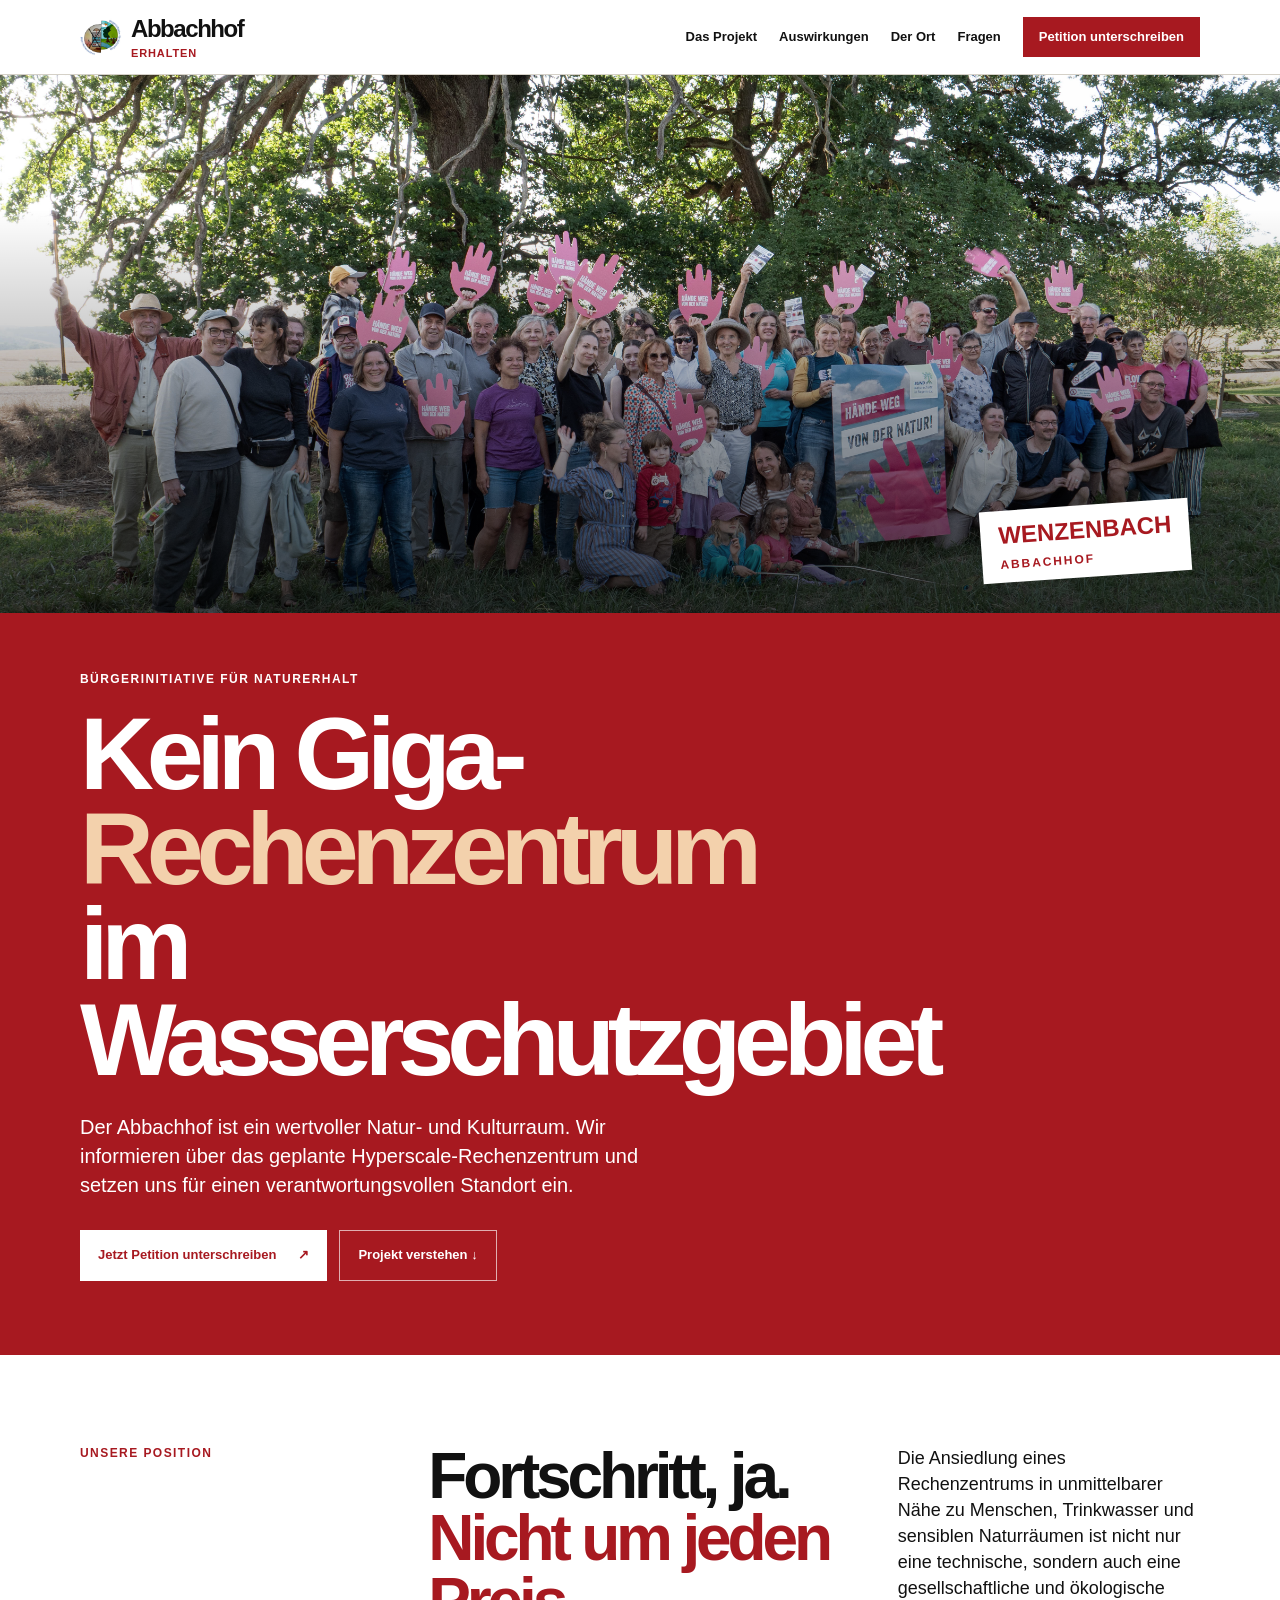
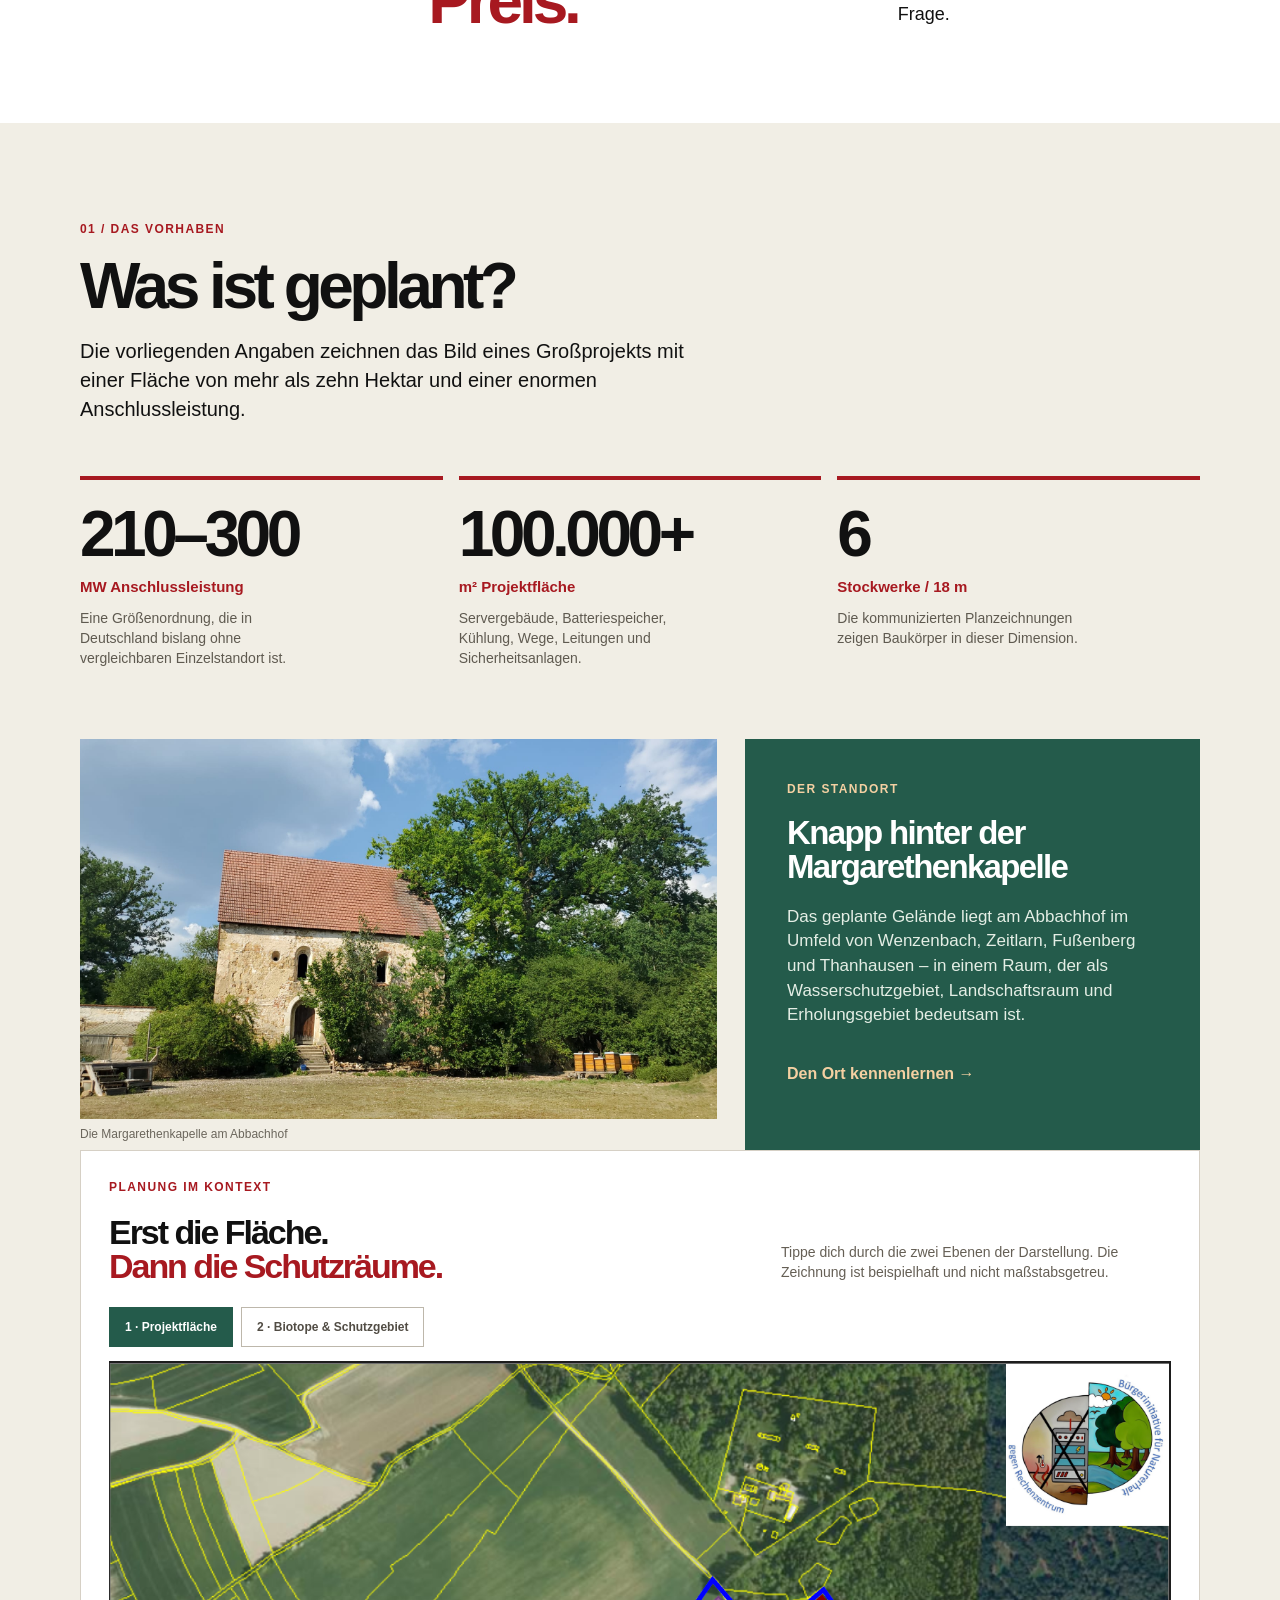
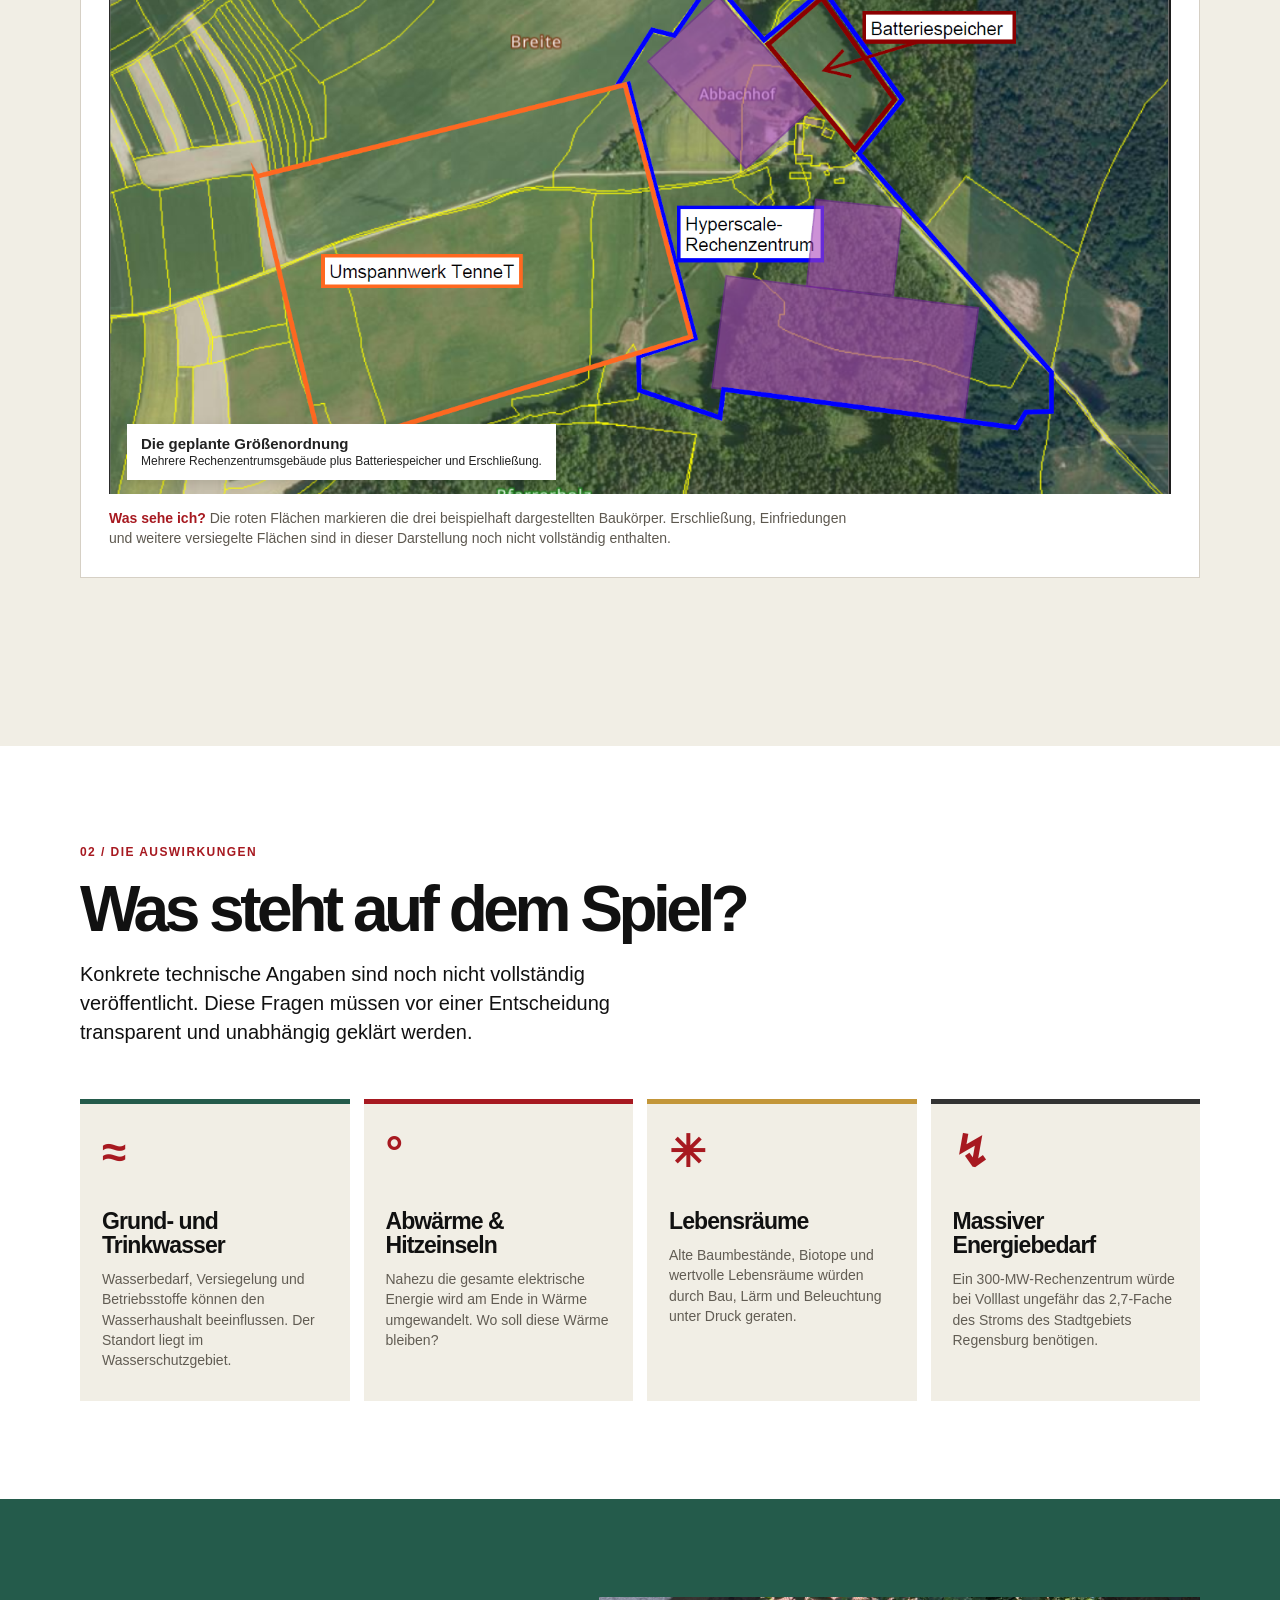
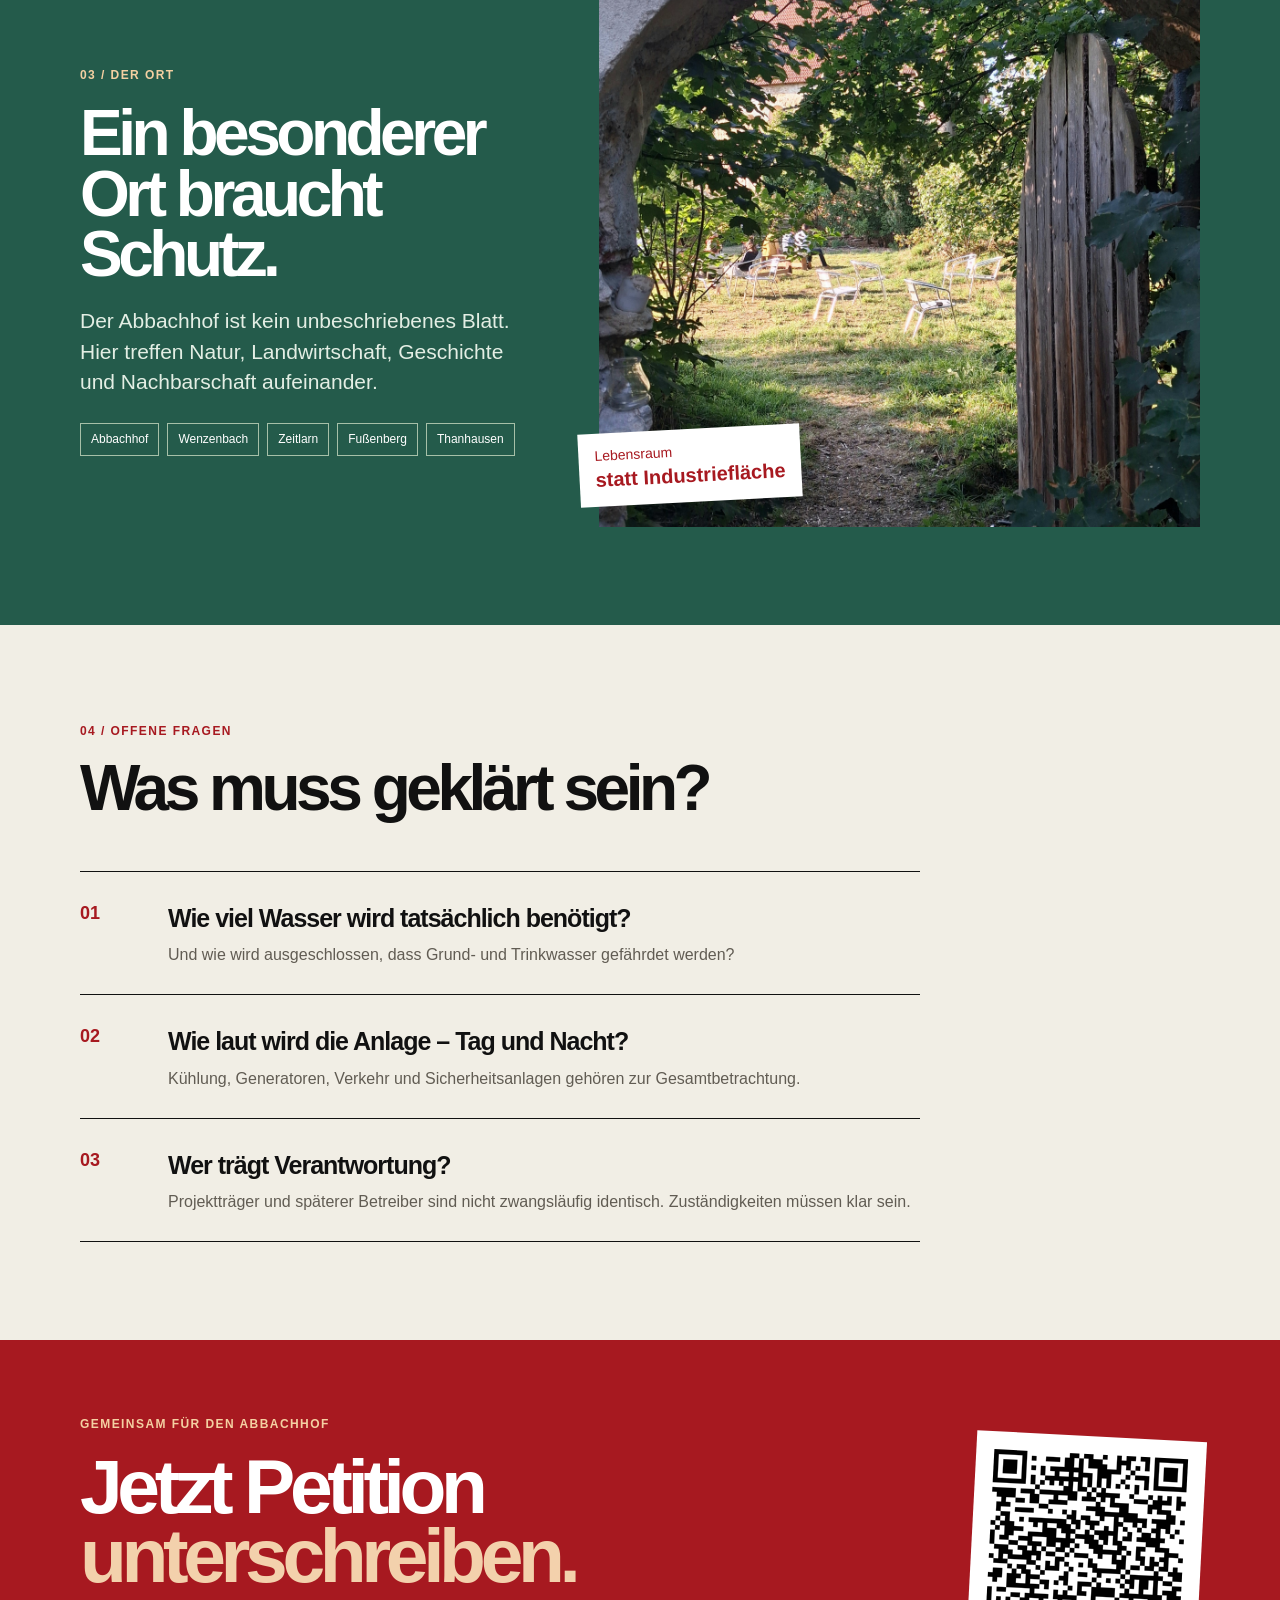
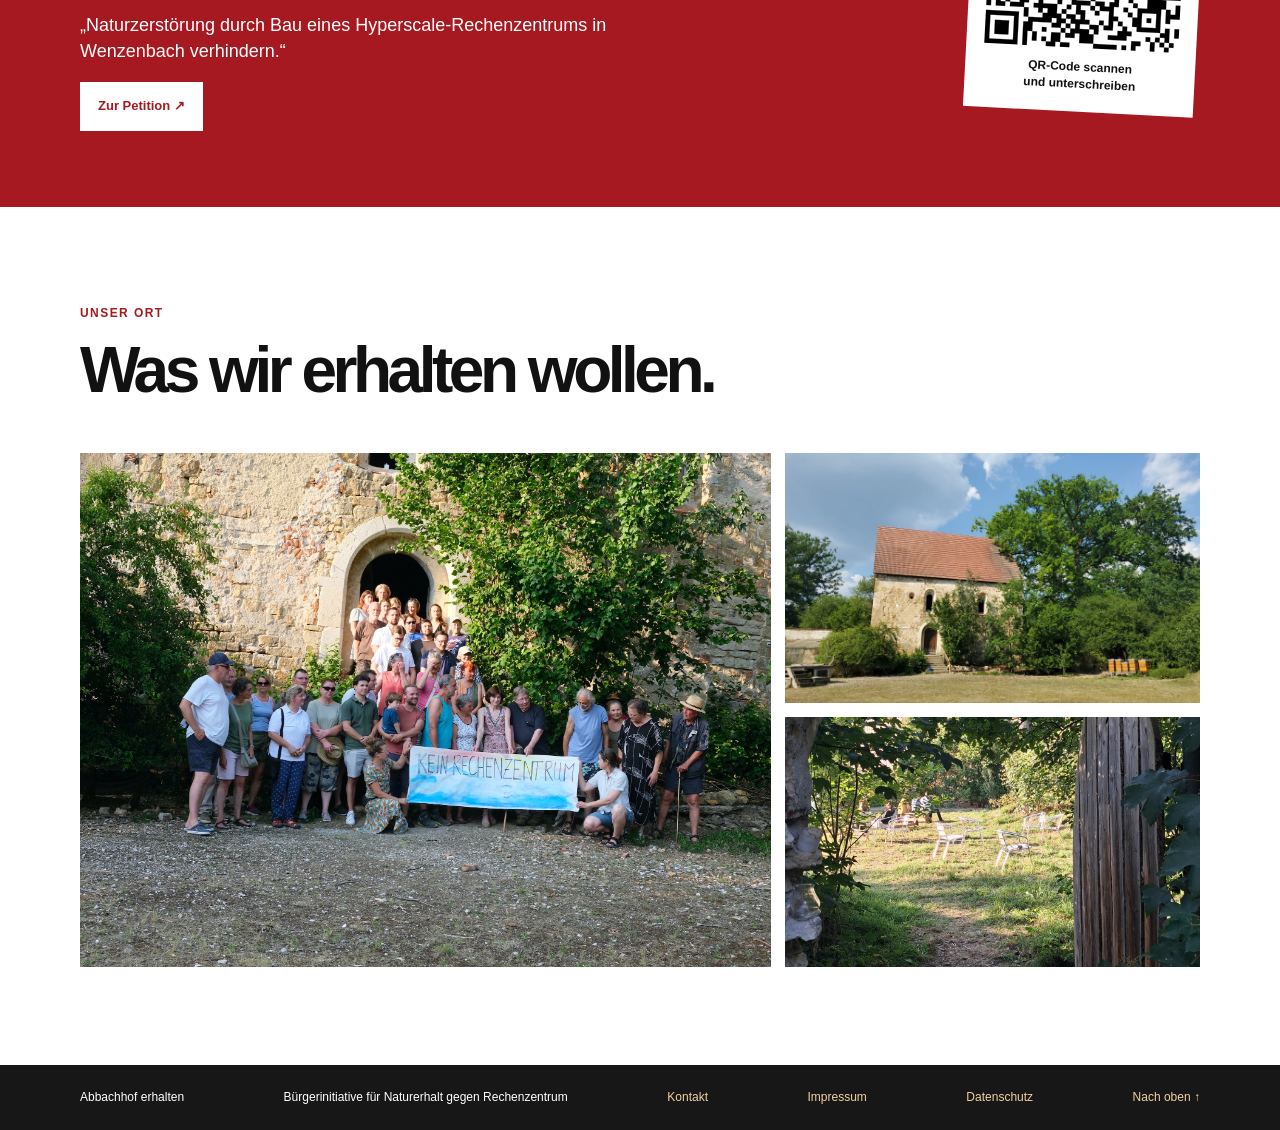
<file: index.html>
<!doctype html>
<html lang="de">
  <head>
    <meta charset="utf-8">
    <meta name="viewport" content="width=device-width, initial-scale=1">
    <meta name="description" content="Informationen der Bürgerinitiative für Naturerhalt gegen das geplante Hyperscale-Rechenzentrum am Abbachhof in Wenzenbach.">
    <title>Abbachhof erhalten – Kein Giga-Rechenzentrum im Wasserschutzgebiet</title>
    <link rel="stylesheet" href="style.css">
    <script src="script.js" defer></script>
  </head>
  <body>
    <a class="skip-link" href="#inhalt">Zum Inhalt springen</a>
    <header class="site-header"><div class="shell header-inner"><a class="brand" href="#top"><img class="brand-logo" src="img/LOGO Bürgerinitiative für Naturerhalt gegen Rechenzentrum.jpg" alt="Logo der Bürgerinitiative"><span>Abbachhof <small>erhalten</small></span></a><button class="menu-toggle" aria-expanded="false" aria-controls="main-nav"><span class="sr-only">Menü öffnen</span>☰</button><nav id="main-nav" aria-label="Hauptnavigation"><a href="#projekt">Das Projekt</a><a href="#auswirkungen">Auswirkungen</a><a href="#ort">Der Ort</a><a href="#fragen">Fragen</a><a class="nav-cta" href="#petition">Petition unterschreiben</a></nav></div></header>
    <main id="inhalt">
      <section id="top" class="hero"><div class="hero-image"><img src="img/Hände weg von der Natur-06.jpg" alt="Unterstützerinnen und Unterstützer der Bürgerinitiative unter alten Bäumen"><div class="hero-stamp">Wenzenbach<br><span>Abbachhof</span></div></div><div class="shell hero-copy"><p class="kicker">Bürgerinitiative für Naturerhalt</p><h1>Kein Giga-<br><em>Rechenzentrum</em><br>im Wasserschutzgebiet</h1><p class="hero-lead">Der Abbachhof ist ein wertvoller Natur- und Kulturraum. Wir informieren über das geplante Hyperscale-Rechenzentrum und setzen uns für einen verantwortungsvollen Standort ein.</p><div class="hero-actions"><a class="button button-red" href="#petition">Jetzt Petition unterschreiben <span>↗</span></a><a class="button button-plain" href="#projekt">Projekt verstehen ↓</a></div></div></section>
      <section class="manifesto"><div class="shell manifesto-grid"><p class="section-label">Unsere Position</p><h2>Fortschritt, ja.<br><span>Nicht um jeden Preis.</span></h2><p>Die Ansiedlung eines Rechenzentrums in unmittelbarer Nähe zu Menschen, Trinkwasser und sensiblen Naturräumen ist nicht nur eine technische, sondern auch eine gesellschaftliche und ökologische Frage.</p></div></section>
      <section id="projekt" class="section section-cream"><div class="shell"><div class="section-heading"><p class="section-label">01 / Das Vorhaben</p><h2>Was ist geplant?</h2><p>Die vorliegenden Angaben zeichnen das Bild eines Großprojekts mit einer Fläche von mehr als zehn Hektar und einer enormen Anschlussleistung.</p></div><div class="numbers"><article><strong>210–300</strong><span>MW Anschlussleistung</span><small>Eine Größenordnung, die in Deutschland bislang ohne vergleichbaren Einzelstandort ist.</small></article><article><strong>100.000+</strong><span>m² Projektfläche</span><small>Servergebäude, Batteriespeicher, Kühlung, Wege, Leitungen und Sicherheitsanlagen.</small></article><article><strong>6</strong><span>Stockwerke / 18 m</span><small>Die kommunizierten Planzeichnungen zeigen Baukörper in dieser Dimension.</small></article></div><div class="plan-explorer"><div class="plan-heading"><div><p class="section-label">Planung im Kontext</p><h3>Erst die Fläche.<br><span>Dann die Schutzräume.</span></h3></div><p>Tippe dich durch die zwei Ebenen der Darstellung. Die Zeichnung ist beispielhaft und nicht maßstabsgetreu.</p></div><div class="plan-tabs" role="tablist" aria-label="Planungsdarstellung"><button class="plan-tab is-active" type="button" role="tab" aria-selected="true" aria-controls="plan-overview" data-plan="overview">1 · Projektfläche</button><button class="plan-tab" type="button" role="tab" aria-selected="false" aria-controls="plan-biotopes" data-plan="biotopes">2 · Biotope &amp; Schutzgebiet</button></div><div class="plan-panels"><div id="plan-overview" class="plan-panel is-active" role="tabpanel"><div class="plan-frame plan-overview"><img src="img/Folder_2.jpg" alt="Übersicht der beispielhaften Flächenverteilung des geplanten Rechenzentrums"><span class="plan-pin pin-one">1</span><span class="plan-pin pin-two">2</span><span class="plan-pin pin-three">3</span><div class="plan-caption"><strong>Die geplante Größenordnung</strong><br>Mehrere Rechenzentrumsgebäude plus Batteriespeicher und Erschließung.</div></div><p class="plan-note"><b>Was sehe ich?</b> Die roten Flächen markieren die drei beispielhaft dargestellten Baukörper. Erschließung, Einfriedungen und weitere versiegelte Flächen sind in dieser Darstellung noch nicht vollständig enthalten.</p></div><div id="plan-biotopes" class="plan-panel" role="tabpanel" hidden><div class="plan-frame plan-biotopes"><img src="img/Folder_2.jpg" alt="Detailansicht der Planung mit eingezeichneten Biotopen und Landschaftsschutzgebiet"><div class="plan-highlight highlight-biotope">Eingetragene<br>Biotope</div><div class="plan-highlight highlight-landscape">Landschafts-<br>schutzgebiet</div><div class="plan-caption"><strong>Die sensible Umgebung</strong><br>Biotope liegen im und am Bereich der beispielhaften Planung.</div></div><p class="plan-note"><b>Warum ist das relevant?</b> Flächenversiegelung, Bauarbeiten, Lärm und Beleuchtung können Lebensräume zerschneiden oder beeinträchtigen. Deshalb braucht es eine vollständige, unabhängige Prüfung von Natur- und Artenschutz.</p></div></div></div><div class="project-split"><div><img src="img/Abbachhof Kapelle 2026 06 - Julia Schruff (1).jpeg" alt="Die Margarethenkapelle am Abbachhof"><p class="caption">Die Margarethenkapelle am Abbachhof</p></div><div class="copy-card"><p class="section-label">Der Standort</p><h3>Knapp hinter der Margarethenkapelle</h3><p>Das geplante Gelände liegt am Abbachhof im Umfeld von Wenzenbach, Zeitlarn, Fußenberg und Thanhausen – in einem Raum, der als Wasserschutzgebiet, Landschaftsraum und Erholungsgebiet bedeutsam ist.</p><a href="#ort" class="arrow-link">Den Ort kennenlernen →</a></div></div></div></section>
      <section id="auswirkungen" class="section impact-section"><div class="shell"><div class="section-heading"><p class="section-label">02 / Die Auswirkungen</p><h2>Was steht auf dem Spiel?</h2><p>Konkrete technische Angaben sind noch nicht vollständig veröffentlicht. Diese Fragen müssen vor einer Entscheidung transparent und unabhängig geklärt werden.</p></div><div class="impact-grid"><article class="impact-card"><span class="icon">≈</span><h3>Grund- und Trinkwasser</h3><p>Wasserbedarf, Versiegelung und Betriebsstoffe können den Wasserhaushalt beeinflussen. Der Standort liegt im Wasserschutzgebiet.</p></article><article class="impact-card"><span class="icon">°</span><h3>Abwärme &amp; Hitzeinseln</h3><p>Nahezu die gesamte elektrische Energie wird am Ende in Wärme umgewandelt. Wo soll diese Wärme bleiben?</p></article><article class="impact-card"><span class="icon">✳</span><h3>Lebensräume</h3><p>Alte Baumbestände, Biotope und wertvolle Lebensräume würden durch Bau, Lärm und Beleuchtung unter Druck geraten.</p></article><article class="impact-card"><span class="icon">↯</span><h3>Massiver Energiebedarf</h3><p>Ein 300-MW-Rechenzentrum würde bei Volllast ungefähr das 2,7-Fache des Stroms des Stadtgebiets Regensburg benötigen.</p></article></div></div></section>
      <section id="ort" class="section location-section"><div class="shell location-grid"><div><p class="section-label">03 / Der Ort</p><h2>Ein besonderer Ort braucht Schutz.</h2><p class="large-copy">Der Abbachhof ist kein unbeschriebenes Blatt. Hier treffen Natur, Landwirtschaft, Geschichte und Nachbarschaft aufeinander.</p><div class="place-list"><span>Abbachhof</span><span>Wenzenbach</span><span>Zeitlarn</span><span>Fußenberg</span><span>Thanhausen</span></div></div><div class="location-photo"><img src="img/Abbachhof Unterstützerfest 2026 07 19 Schöne Tür.jpg" alt="Natur und Gebäude am Abbachhof"><div class="photo-note">Lebensraum<br><strong>statt Industriefläche</strong></div></div></div></section>
      <section id="fragen" class="section questions"><div class="shell"><div class="section-heading"><p class="section-label">04 / Offene Fragen</p><h2>Was muss geklärt sein?</h2></div><div class="question-list"><article><b>01</b><div><h3>Wie viel Wasser wird tatsächlich benötigt?</h3><p>Und wie wird ausgeschlossen, dass Grund- und Trinkwasser gefährdet werden?</p></div></article><article><b>02</b><div><h3>Wie laut wird die Anlage – Tag und Nacht?</h3><p>Kühlung, Generatoren, Verkehr und Sicherheitsanlagen gehören zur Gesamtbetrachtung.</p></div></article><article><b>03</b><div><h3>Wer trägt Verantwortung?</h3><p>Projektträger und späterer Betreiber sind nicht zwangsläufig identisch. Zuständigkeiten müssen klar sein.</p></div></article></div></div></section>
      <section id="petition" class="petition"><div class="shell petition-grid"><div><p class="section-label">Gemeinsam für den Abbachhof</p><h2>Jetzt Petition<br><em>unterschreiben.</em></h2><p>„Naturzerstörung durch Bau eines Hyperscale-Rechenzentrums in Wenzenbach verhindern.“</p><a class="button button-red" href="https://www.openpetition.de/petition/statistik/naturzerstoerung-durch-bau-eines-hyperscale-rechenzentrums-in-wenzenbach-verhindern#petition-main" target="_blank" rel="noreferrer">Zur Petition ↗</a></div><div class="qr-wrap"><img src="img/QR Code Petition.png" alt="QR-Code zur Petition"><span>QR-Code scannen<br>und unterschreiben</span></div></div></section>
      <section class="gallery section"><div class="shell"><div class="section-heading"><p class="section-label">Unser Ort</p><h2>Was wir erhalten wollen.</h2></div><div class="gallery-grid"><img class="gallery-large" src="img/Abbachhof 2026 06 - Gruppenfoto.jpeg" alt="Menschen versammeln sich unter alten Bäumen am Abbachhof"><img src="img/Abbachhof Kapelle 2026 06 - Julia Schruff (1).jpeg" alt="Margarethenkapelle am Abbachhof"><img src="img/Abbachhof Unterstützerfest 2026 07 19 Schöne Tür.jpg" alt="Tür und Garten am Abbachhof"></div></div></section>
    </main><footer><div class="shell"><span>Abbachhof erhalten</span><span>Bürgerinitiative für Naturerhalt gegen Rechenzentrum</span><a href="kontakt.html">Kontakt</a><a href="impressum.html">Impressum</a><a href="datenschutz.html">Datenschutz</a><a href="#top">Nach oben ↑</a></div></footer>
  </body>
</html>
</file>
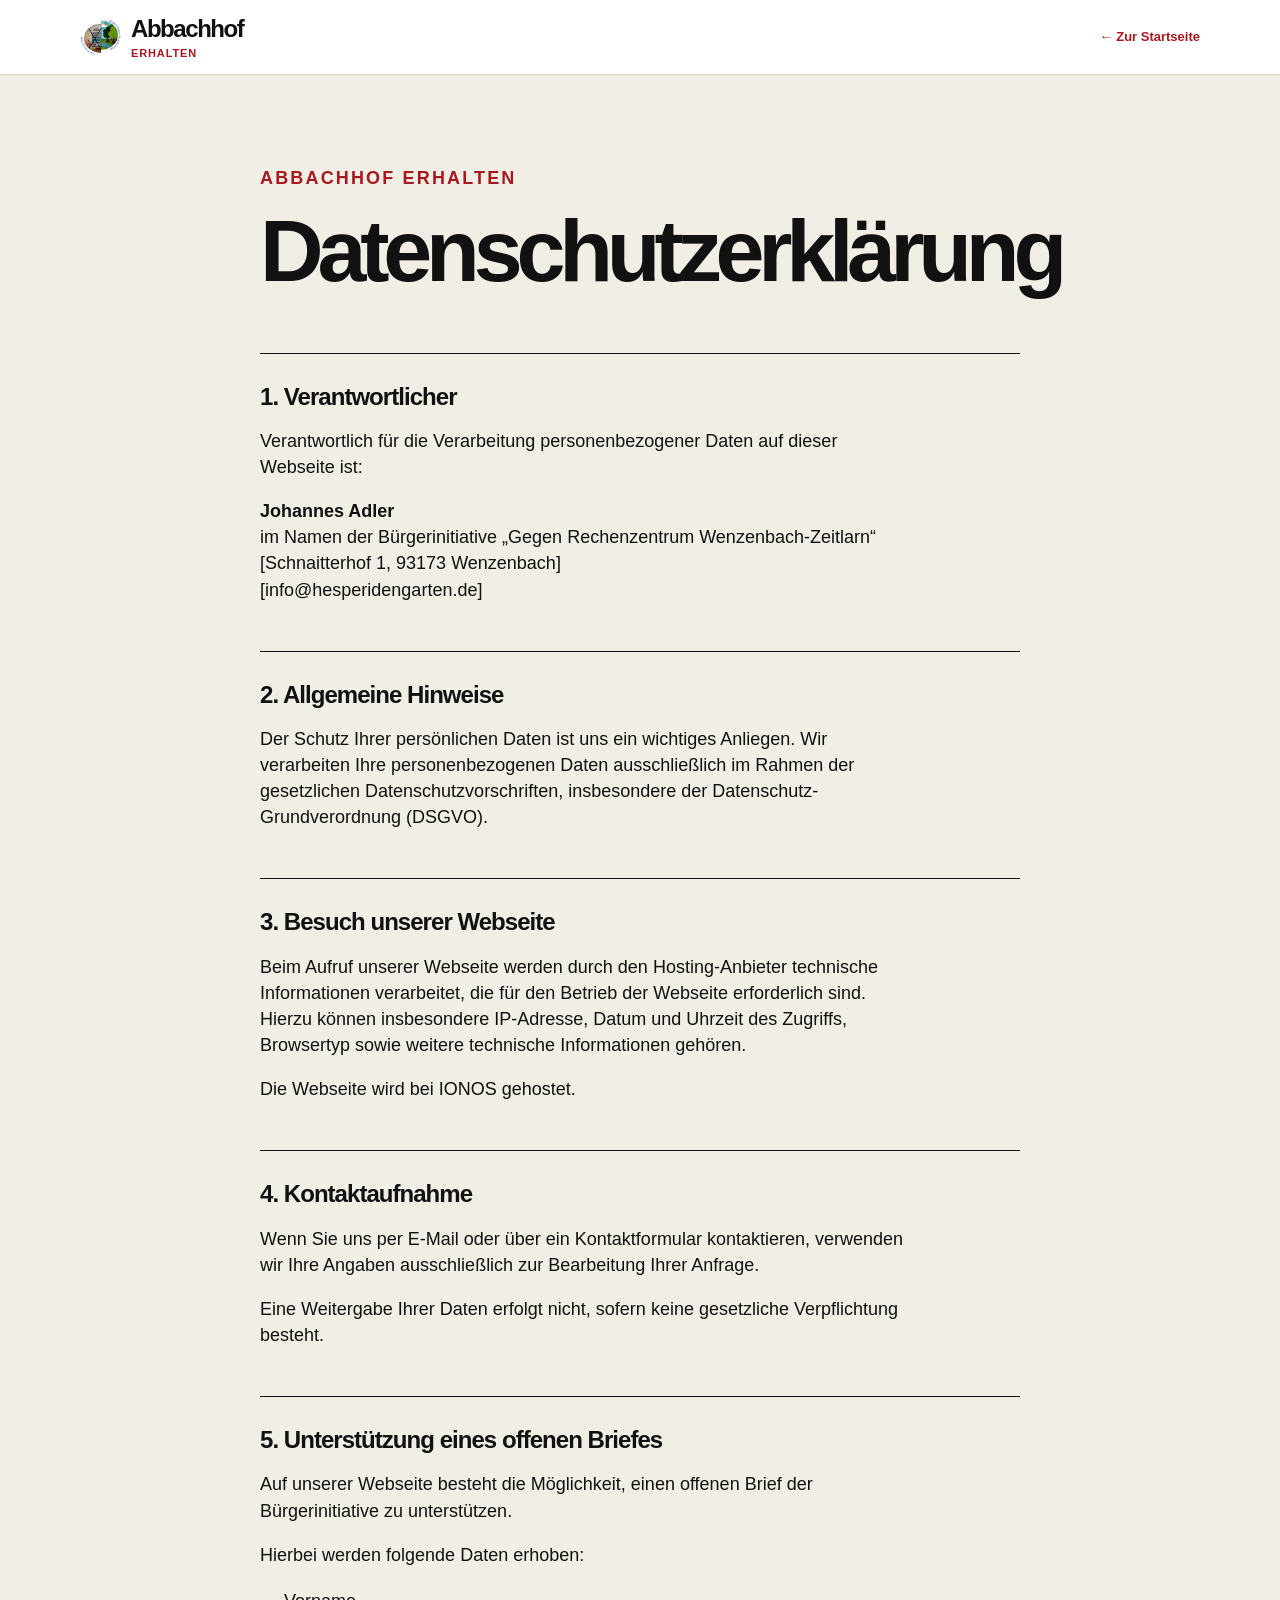
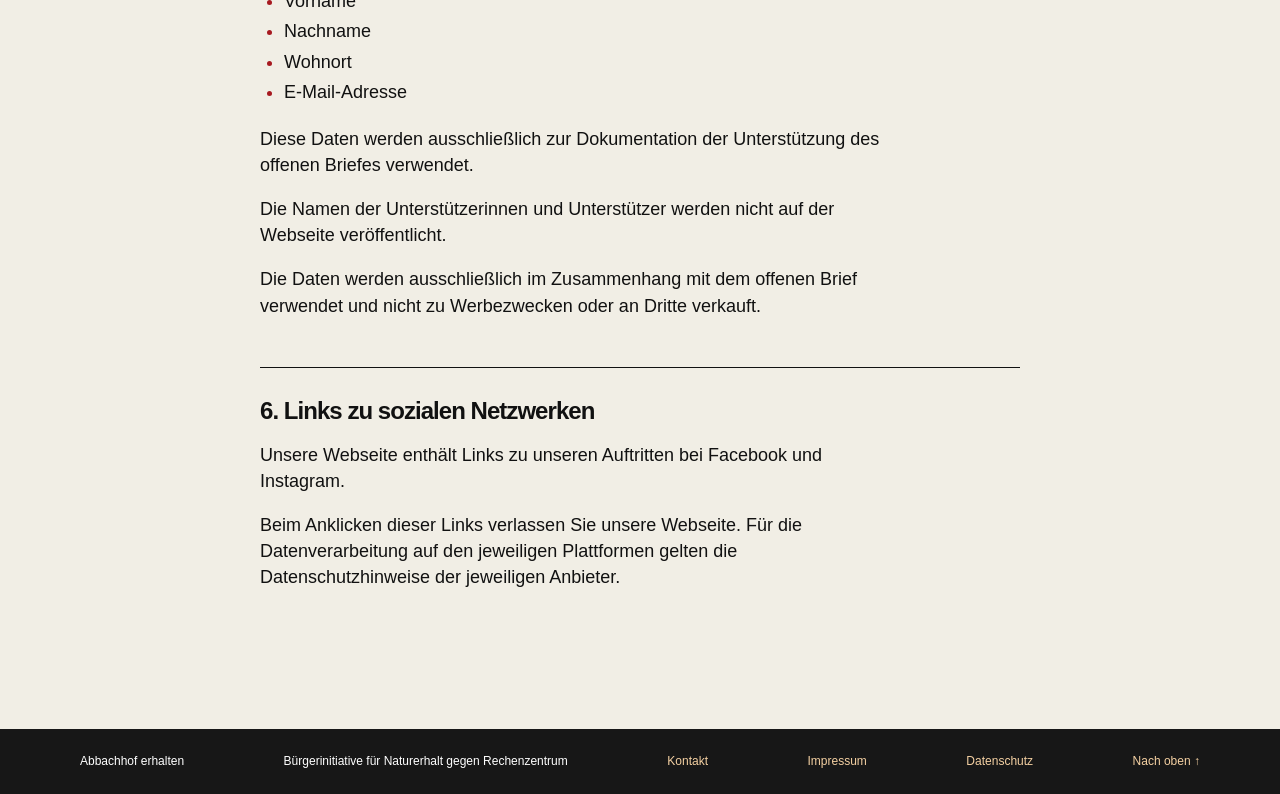
<file: datenschutz.html>
<!doctype html>
<html lang="de">
  <head>
    <meta charset="utf-8">
    <meta name="viewport" content="width=device-width, initial-scale=1">
    <meta name="description" content="Datenschutzerklärung der Bürgerinitiative Gegen Rechenzentrum Wenzenbach-Zeitlarn.">
    <title>Datenschutzerklärung – Abbachhof erhalten</title>
    <link rel="stylesheet" href="style.css">
  </head>
  <body>
    <header class="site-header"><div class="shell header-inner"><a class="brand" href="index.html#top"><img class="brand-logo" src="img/LOGO Bürgerinitiative für Naturerhalt gegen Rechenzentrum.jpg" alt="Logo der Bürgerinitiative"><span>Abbachhof <small>erhalten</small></span></a><a class="back-link" href="index.html">← Zur Startseite</a></div></header>
    <main class="legal-page"><div class="shell legal-shell">
      <p class="section-label">Abbachhof erhalten</p>
      <h1>Datenschutzerklärung</h1>

      <section><h2>1. Verantwortlicher</h2><p>Verantwortlich für die Verarbeitung personenbezogener Daten auf dieser Webseite ist:</p><p><strong>Johannes Adler</strong><br>im Namen der Bürgerinitiative „Gegen Rechenzentrum Wenzenbach-Zeitlarn“<br>[Schnaitterhof 1, 93173 Wenzenbach]<br>[info@hesperidengarten.de]</p></section>
      <section><h2>2. Allgemeine Hinweise</h2><p>Der Schutz Ihrer persönlichen Daten ist uns ein wichtiges Anliegen. Wir verarbeiten Ihre personenbezogenen Daten ausschließlich im Rahmen der gesetzlichen Datenschutzvorschriften, insbesondere der Datenschutz-Grundverordnung (DSGVO).</p></section>
      <section><h2>3. Besuch unserer Webseite</h2><p>Beim Aufruf unserer Webseite werden durch den Hosting-Anbieter technische Informationen verarbeitet, die für den Betrieb der Webseite erforderlich sind. Hierzu können insbesondere IP-Adresse, Datum und Uhrzeit des Zugriffs, Browsertyp sowie weitere technische Informationen gehören.</p><p>Die Webseite wird bei IONOS gehostet.</p></section>
      <section><h2>4. Kontaktaufnahme</h2><p>Wenn Sie uns per E-Mail oder über ein Kontaktformular kontaktieren, verwenden wir Ihre Angaben ausschließlich zur Bearbeitung Ihrer Anfrage.</p><p>Eine Weitergabe Ihrer Daten erfolgt nicht, sofern keine gesetzliche Verpflichtung besteht.</p></section>
      <section><h2>5. Unterstützung eines offenen Briefes</h2><p>Auf unserer Webseite besteht die Möglichkeit, einen offenen Brief der Bürgerinitiative zu unterstützen.</p><p>Hierbei werden folgende Daten erhoben:</p><ul><li>Vorname</li><li>Nachname</li><li>Wohnort</li><li>E-Mail-Adresse</li></ul><p>Diese Daten werden ausschließlich zur Dokumentation der Unterstützung des offenen Briefes verwendet.</p><p>Die Namen der Unterstützerinnen und Unterstützer werden nicht auf der Webseite veröffentlicht.</p><p>Die Daten werden ausschließlich im Zusammenhang mit dem offenen Brief verwendet und nicht zu Werbezwecken oder an Dritte verkauft.</p></section>
      <section><h2>6. Links zu sozialen Netzwerken</h2><p>Unsere Webseite enthält Links zu unseren Auftritten bei Facebook und Instagram.</p><p>Beim Anklicken dieser Links verlassen Sie unsere Webseite. Für die Datenverarbeitung auf den jeweiligen Plattformen gelten die Datenschutzhinweise der jeweiligen Anbieter.</p></section>
    </div></main>
    <footer><div class="shell"><span>Abbachhof erhalten</span><span>Bürgerinitiative für Naturerhalt gegen Rechenzentrum</span><a href="kontakt.html">Kontakt</a><a href="impressum.html">Impressum</a><a href="datenschutz.html">Datenschutz</a><a href="index.html#top">Nach oben ↑</a></div></footer>
  </body>
</html>
</file>
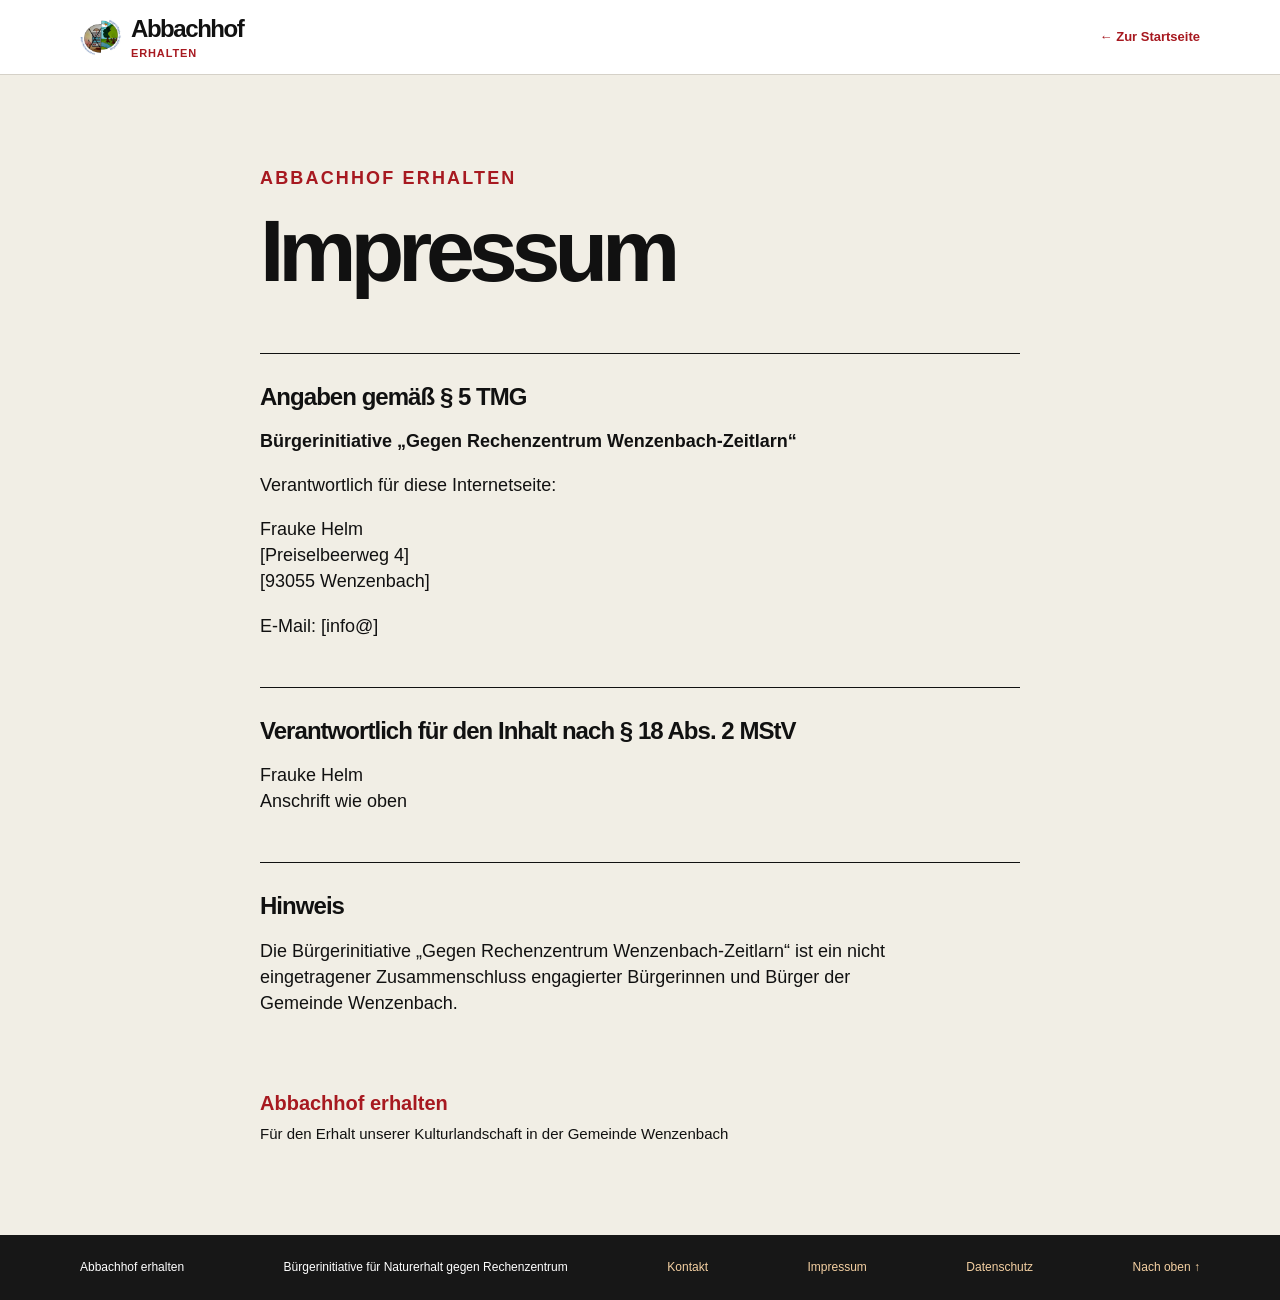
<file: impressum.html>
<!doctype html>
<html lang="de">
  <head>
    <meta charset="utf-8">
    <meta name="viewport" content="width=device-width, initial-scale=1">
    <meta name="description" content="Impressum der Bürgerinitiative Gegen Rechenzentrum Wenzenbach-Zeitlarn.">
    <title>Impressum – Abbachhof erhalten</title>
    <link rel="stylesheet" href="style.css">
  </head>
  <body>
    <header class="site-header">
      <div class="shell header-inner">
        <a class="brand" href="index.html#top"><img class="brand-logo" src="img/LOGO Bürgerinitiative für Naturerhalt gegen Rechenzentrum.jpg" alt="Logo der Bürgerinitiative"><span>Abbachhof <small>erhalten</small></span></a>
        <a class="back-link" href="index.html">← Zur Startseite</a>
      </div>
    </header>

    <main class="legal-page">
      <div class="shell legal-shell">
        <p class="section-label">Abbachhof erhalten</p>
        <h1>Impressum</h1>

        <section>
          <h2>Angaben gemäß § 5 TMG</h2>
          <p><strong>Bürgerinitiative „Gegen Rechenzentrum Wenzenbach-Zeitlarn“</strong></p>
          <p>Verantwortlich für diese Internetseite:</p>
          <p>Frauke Helm<br>[Preiselbeerweg 4]<br>[93055 Wenzenbach]</p>
          <p>E-Mail: [info@]</p>
        </section>

        <section>
          <h2>Verantwortlich für den Inhalt nach § 18 Abs. 2 MStV</h2>
          <p>Frauke Helm<br>Anschrift wie oben</p>
        </section>

        <section>
          <h2>Hinweis</h2>
          <p>Die Bürgerinitiative „Gegen Rechenzentrum Wenzenbach-Zeitlarn“ ist ein nicht eingetragener Zusammenschluss engagierter Bürgerinnen und Bürger der Gemeinde Wenzenbach.</p>
        </section>

        <div class="legal-signoff">
          <strong>Abbachhof erhalten</strong>
          <span>Für den Erhalt unserer Kulturlandschaft in der Gemeinde Wenzenbach</span>
        </div>
      </div>
    </main>

    <footer><div class="shell"><span>Abbachhof erhalten</span><span>Bürgerinitiative für Naturerhalt gegen Rechenzentrum</span><a href="kontakt.html">Kontakt</a><a href="impressum.html">Impressum</a><a href="datenschutz.html">Datenschutz</a><a href="index.html#top">Nach oben ↑</a></div></footer>
  </body>
</html>
</file>
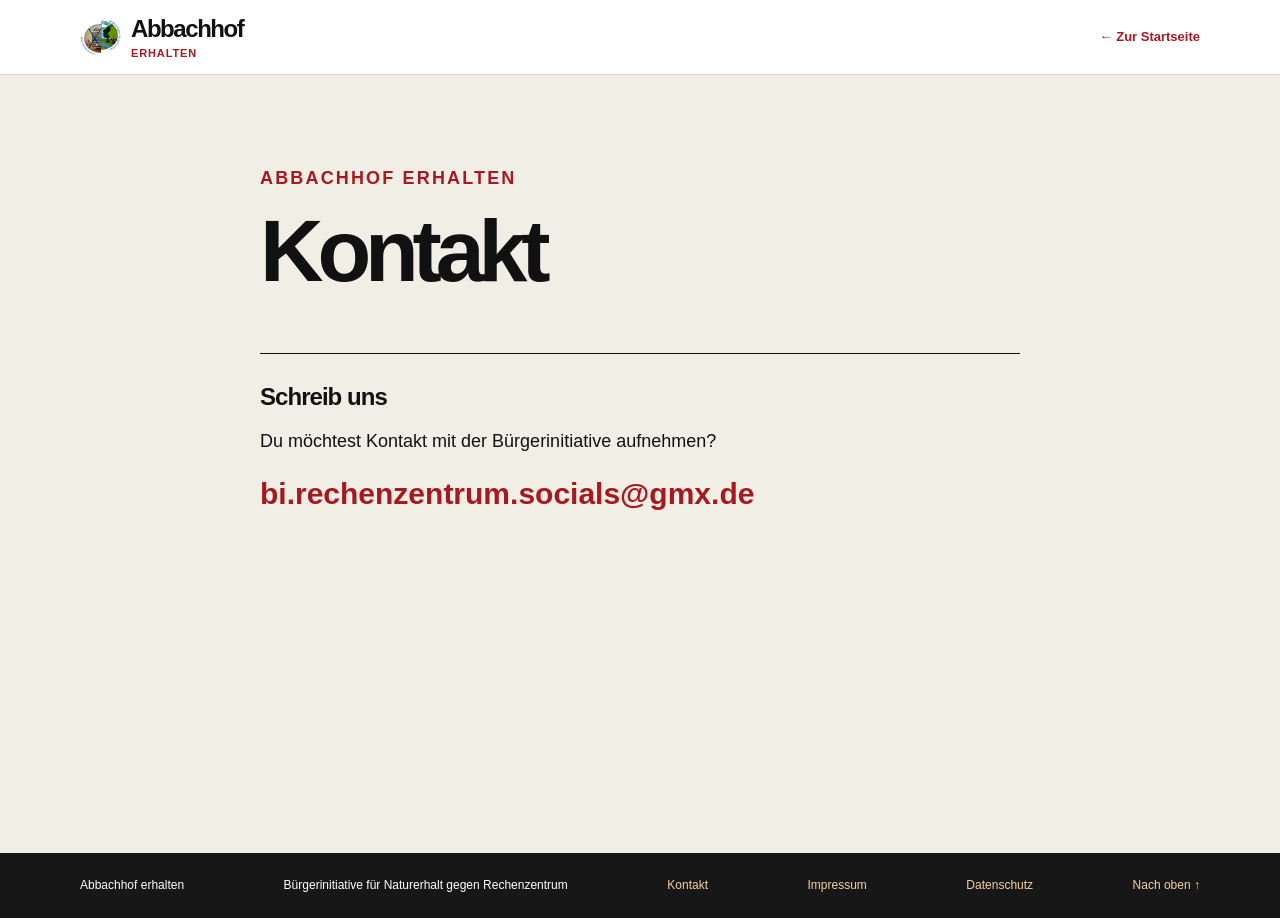
<file: kontakt.html>
<!doctype html>
<html lang="de">
  <head>
    <meta charset="utf-8">
    <meta name="viewport" content="width=device-width, initial-scale=1">
    <meta name="description" content="Kontakt zur Bürgerinitiative Gegen Rechenzentrum Wenzenbach-Zeitlarn.">
    <title>Kontakt – Abbachhof erhalten</title>
    <link rel="stylesheet" href="style.css">
  </head>
  <body>
    <header class="site-header"><div class="shell header-inner"><a class="brand" href="index.html#top"><img class="brand-logo" src="img/LOGO Bürgerinitiative für Naturerhalt gegen Rechenzentrum.jpg" alt="Logo der Bürgerinitiative"><span>Abbachhof <small>erhalten</small></span></a><a class="back-link" href="index.html">← Zur Startseite</a></div></header>
    <main class="legal-page"><div class="shell legal-shell">
      <p class="section-label">Abbachhof erhalten</p>
      <h1>Kontakt</h1>
      <section><h2>Schreib uns</h2><p>Du möchtest Kontakt mit der Bürgerinitiative aufnehmen?</p><p><a class="contact-email" href="mailto:bi.rechenzentrum.socials@gmx.de">bi.rechenzentrum.socials@gmx.de</a></p></section>
    </div></main>
    <footer><div class="shell"><span>Abbachhof erhalten</span><span>Bürgerinitiative für Naturerhalt gegen Rechenzentrum</span><a href="kontakt.html">Kontakt</a><a href="impressum.html">Impressum</a><a href="datenschutz.html">Datenschutz</a><a href="index.html#top">Nach oben ↑</a></div></footer>
  </body>
</html>
</file>
<file: style.css>
:root{--red:#a71920;--ink:#111;--green:#245b4b;--cream:#f1eee5;--line:#d5d1c8;--shell:min(1120px,calc(100% - 48px))}*{box-sizing:border-box}html{scroll-behavior:smooth}body{margin:0;color:var(--ink);background:#fff;font-family:Arial,Helvetica,sans-serif;line-height:1.45}img{display:block;max-width:100%}a{color:inherit}.shell{width:var(--shell);margin-inline:auto}.sr-only{position:absolute;width:1px;height:1px;overflow:hidden;clip:rect(0,0,0,0)}.skip-link{position:absolute;top:-50px;left:16px;background:var(--red);color:#fff;padding:10px 14px;z-index:9}.skip-link:focus{top:16px}.site-header{position:sticky;top:0;z-index:5;background:#fff;border-bottom:1px solid var(--line)}.header-inner{min-height:74px;display:flex;align-items:center;justify-content:space-between;gap:24px}.brand{font-size:24px;font-weight:900;text-decoration:none;letter-spacing:-.06em;display:flex;align-items:center;gap:9px}.brand small{display:block;color:var(--red);font-size:11px;letter-spacing:.08em;text-transform:uppercase}.brand-mark{background:var(--red);color:#fff;font-weight:900;font-size:25px;width:28px;height:33px;line-height:32px;text-align:center;transform:skew(-7deg)}nav{display:flex;align-items:center;gap:22px;font-size:13px;font-weight:700}nav a{text-decoration:none}nav a:hover{color:var(--red)}.nav-cta{background:var(--red);color:#fff;padding:11px 16px}.menu-toggle{display:none;background:none;border:0;font-size:25px}.hero{background:var(--red);color:#fff;position:relative;overflow:hidden}.hero-image{height:370px;position:relative}.hero-image:after{content:"";position:absolute;inset:0;background:linear-gradient(180deg,transparent 25%,rgba(0,0,0,.65))}.hero-image img{width:100%;height:100%;object-fit:cover;object-position:center 43%;filter:saturate(.78)}.hero-stamp{position:absolute;right:7%;bottom:35px;z-index:1;background:#fff;color:var(--red);padding:12px 18px 10px;font-weight:900;font-size:24px;line-height:1.05;transform:rotate(-4deg);text-transform:uppercase}.hero-stamp span{font-size:12px;letter-spacing:.16em}.hero-copy{padding:58px 0 74px;position:relative}.kicker,.section-label{font-size:12px;letter-spacing:.12em;text-transform:uppercase;font-weight:800;margin:0 0 18px}.hero h1{font-size:clamp(52px,8vw,105px);line-height:.93;letter-spacing:-.07em;margin:0 0 26px;max-width:900px}.hero h1 em,.petition h2 em{font-style:normal;color:#f3d1ac}.hero-lead{font-size:20px;max-width:610px;margin:0 0 30px}.hero-actions{display:flex;gap:12px;flex-wrap:wrap}.button{display:inline-flex;align-items:center;gap:22px;padding:15px 18px;text-decoration:none;font-weight:800;font-size:13px}.button-red{background:#fff;color:var(--red)}.button-plain{border:1px solid rgba(255,255,255,.65);color:#fff}.manifesto{padding:90px 0;background:#fff}.manifesto-grid{display:grid;grid-template-columns:1fr 1.4fr 1fr;gap:46px;align-items:start}.manifesto h2{font-size:clamp(42px,5vw,68px);line-height:.98;letter-spacing:-.065em;margin:0}.manifesto h2 span{color:var(--red)}.manifesto p:last-child{font-size:18px;margin:0;max-width:330px}.section{padding:98px 0}.section-cream,.questions{background:var(--cream)}.section-heading{max-width:720px;margin-bottom:52px}.section-heading h2,.location-section h2,.gallery h2{font-size:clamp(42px,5vw,72px);line-height:.95;letter-spacing:-.07em;margin:0 0 20px}.section-heading>p:last-child{font-size:20px;max-width:620px;margin:0}.section-label{color:var(--red)}.numbers{display:grid;grid-template-columns:repeat(3,1fr);gap:16px;margin-bottom:70px}.numbers article{border-top:4px solid var(--red);padding:22px 0 0}.numbers strong{display:block;font-size:clamp(42px,5vw,68px);line-height:1;letter-spacing:-.07em}.numbers span{display:block;color:var(--red);font-size:15px;font-weight:800;margin:10px 0}.numbers small{display:block;color:#5f5a50;max-width:250px;font-size:14px}.project-split{display:grid;grid-template-columns:1.4fr 1fr;gap:28px;align-items:stretch}.project-split img{width:100%;height:380px;object-fit:cover}.caption{font-size:12px;margin:7px 0;color:#6b665c}.copy-card{background:var(--green);color:#fff;padding:42px}.copy-card .section-label{color:#f4d0a2}.copy-card h3{font-size:33px;line-height:1.04;letter-spacing:-.05em;margin:0 0 20px}.copy-card p:not(.section-label){font-size:17px;color:#e4eee5}.arrow-link{display:inline-block;margin-top:17px;color:#f4d0a2;text-decoration:none;font-weight:800}.impact-section{background:#fff}.impact-grid{display:grid;grid-template-columns:repeat(4,1fr);gap:14px}.impact-card{padding:26px 22px 30px;min-height:285px;background:var(--cream);border-top:5px solid var(--green)}.impact-card:nth-child(2){border-color:var(--red)}.impact-card:nth-child(3){border-color:#c39639}.impact-card:nth-child(4){border-color:#333}.impact-card .icon{display:block;color:var(--red);font-size:44px;font-weight:700;line-height:1;margin-bottom:35px}.impact-card h3{font-size:23px;line-height:1.05;letter-spacing:-.04em;margin:0 0 12px}.impact-card p{font-size:14px;color:#615c53;margin:0}.location-section{background:var(--green);color:#fff}.location-section .section-label{color:#f4d0a2}.location-grid{display:grid;grid-template-columns:.85fr 1.15fr;gap:75px;align-items:center}.location-section h2{max-width:510px}.large-copy{font-size:21px;color:#e3eee4;max-width:460px}.place-list{display:flex;gap:8px;flex-wrap:wrap;margin-top:25px}.place-list span{border:1px solid #a6c0a8;padding:7px 10px;font-size:12px}.location-photo{position:relative}.location-photo img{width:100%;height:530px;object-fit:cover}.photo-note{position:absolute;bottom:24px;left:-20px;background:#fff;color:var(--red);padding:12px 16px;font-size:14px;transform:rotate(-3deg)}.photo-note strong{font-size:20px}.question-list{border-top:1px solid var(--ink);max-width:840px}.question-list article{display:grid;grid-template-columns:70px 1fr;gap:18px;padding:28px 0;border-bottom:1px solid var(--ink)}.question-list b{color:var(--red);font-size:18px}.question-list h3{font-size:25px;letter-spacing:-.04em;margin:0 0 7px}.question-list p{margin:0;color:#615c53}.petition{background:var(--red);color:#fff;padding:76px 0}.petition-grid{display:grid;grid-template-columns:1fr 230px;align-items:center;gap:50px}.petition h2{font-size:clamp(48px,6vw,84px);line-height:.9;letter-spacing:-.07em;margin:0 0 22px}.petition p:not(.section-label){font-size:18px;max-width:590px}.petition .section-label{color:#f4d0a2}.qr-wrap{background:#fff;color:var(--ink);padding:18px;text-align:center;transform:rotate(3deg)}.qr-wrap img{width:100%;margin:auto}.qr-wrap span{display:block;font-size:12px;font-weight:700;margin-top:11px}.gallery{background:#fff}.gallery-grid{display:grid;grid-template-columns:1.25fr .75fr;grid-template-rows:250px 250px;gap:14px}.gallery-grid img{width:100%;height:100%;object-fit:cover}.gallery-large{grid-row:span 2}.gallery-grid img:last-child{object-position:center 58%}footer{background:#171717;color:#fff;padding:24px 0;font-size:12px}footer .shell{display:flex;justify-content:space-between;gap:20px}footer a{color:#f4d0a2;text-decoration:none}@media(max-width:800px){:root{--shell:calc(100% - 32px)}.menu-toggle{display:block}.site-header nav{display:none;position:absolute;left:0;right:0;top:74px;background:#fff;padding:10px 16px 18px;flex-direction:column;align-items:stretch;gap:0;box-shadow:0 10px 20px #0002}.site-header nav.is-open{display:flex}.site-header nav a{padding:13px 0;border-bottom:1px solid var(--line)}.site-header nav .nav-cta{padding:13px;margin-top:7px;text-align:center;border:0}.hero-image{height:260px}.hero-copy{padding:42px 0 54px}.hero-stamp{font-size:17px;bottom:22px;right:5%}.manifesto-grid,.project-split,.location-grid{grid-template-columns:1fr;gap:28px}.numbers{grid-template-columns:1fr 1fr}.impact-grid{grid-template-columns:1fr 1fr}.location-photo img{height:390px}.photo-note{left:12px}.petition-grid{grid-template-columns:1fr 170px;gap:25px}.gallery-grid{grid-template-rows:200px 200px}}@media(max-width:540px){:root{--shell:calc(100% - 28px)}.header-inner{min-height:64px}.brand{font-size:20px}.hero-image{height:210px}.hero h1{font-size:49px}.hero-lead{font-size:17px}.hero-stamp{font-size:13px}.hero-stamp span{font-size:9px}.manifesto,.section{padding:68px 0}.manifesto-grid{display:block}.manifesto-grid .section-label{margin-bottom:22px}.manifesto h2{margin-bottom:24px}.section-heading{margin-bottom:35px}.section-heading>p:last-child{font-size:17px}.numbers,.impact-grid{grid-template-columns:1fr}.numbers{gap:28px;margin-bottom:45px}.numbers article{padding-top:16px}.project-split img{height:235px}.copy-card{padding:27px}.copy-card h3{font-size:29px}.impact-card{min-height:0}.impact-card .icon{margin-bottom:22px}.large-copy{font-size:18px}.location-photo img{height:300px}.question-list article{grid-template-columns:42px 1fr}.question-list h3{font-size:21px}.petition-grid{grid-template-columns:1fr}.qr-wrap{width:150px;margin-top:8px}.gallery-grid{grid-template-columns:1fr 1fr;grid-template-rows:190px 190px}.gallery-large{grid-column:span 2;grid-row:auto}.gallery-grid img{height:100%}footer .shell{flex-wrap:wrap}footer span:nth-child(2){display:none}}
:root{--plan-green:#245b4b}
.plan-explorer{margin:0 0 70px;background:#fff;border:1px solid #d6d0c5;padding:28px}.plan-heading{display:flex;justify-content:space-between;gap:30px;align-items:end;margin-bottom:24px}.plan-heading h3{font-size:34px;line-height:1;letter-spacing:-.06em;margin:0}.plan-heading h3 span{color:var(--red)}.plan-heading>p{max-width:390px;margin:0;color:#655f55;font-size:14px}.plan-tabs{display:flex;gap:8px;margin-bottom:14px}.plan-tab{border:1px solid #bdb7ab;background:#fff;color:#514c44;padding:12px 15px;font:700 12px Arial;cursor:pointer}.plan-tab:hover,.plan-tab.is-active{background:var(--green);color:#fff;border-color:var(--green)}.plan-panels{min-width:0}.plan-panel[hidden]{display:none}.plan-frame{height:460px;position:relative;overflow:hidden;background:#d9d5c9}.plan-frame>img{width:100%;height:100%;object-fit:cover}.plan-overview>img{object-position:center 88%;transform:scale(1.27)}.plan-biotopes>img{width:235%;height:auto;max-width:none;position:absolute;left:-75%;bottom:-4%}.plan-caption{position:absolute;left:18px;bottom:18px;background:#fff;color:#222;padding:11px 14px;font-size:12px;line-height:1.25;box-shadow:0 3px 12px #0002}.plan-caption strong{font-size:15px}.plan-pin{position:absolute;width:32px;height:32px;border-radius:50%;display:grid;place-items:center;background:var(--red);color:#fff;font-weight:800;border:3px solid #fff;box-shadow:0 2px 6px #0004}.pin-one{left:35%;top:42%}.pin-two{left:53%;top:64%}.pin-three{left:68%;top:75%}.plan-highlight{position:absolute;color:#fff;background:var(--green);padding:9px 12px;font-weight:800;line-height:1.05;font-size:14px;box-shadow:0 3px 10px #0004}.highlight-biotope{left:12%;bottom:29%}.highlight-landscape{right:9%;top:22%;background:var(--red)}.plan-note{margin:14px 0 0;color:#5d584f;font-size:14px;max-width:760px}.plan-note b{color:var(--red)}
@media(max-width:800px){.plan-heading{display:block}.plan-heading>p{margin-top:18px}.plan-frame{height:390px}}@media(max-width:540px){.plan-explorer{padding:18px;margin-bottom:48px}.plan-heading h3{font-size:29px}.plan-tabs{overflow:auto;padding-bottom:4px}.plan-tab{white-space:nowrap}.plan-frame{height:300px}.plan-overview>img{transform:scale(1.45)}.plan-biotopes>img{width:330%;left:-108%;bottom:-2%}.plan-highlight{font-size:10px;padding:7px 8px}.plan-caption{left:10px;bottom:10px;font-size:10px;padding:8px 10px}.plan-caption strong{font-size:12px}.plan-note{font-size:13px}}
#projekt>.shell{display:flex;flex-direction:column}#projekt .section-heading{order:1}#projekt .numbers{order:2}#projekt .project-split{order:3}#projekt .plan-explorer{order:4}.plan-frame.plan-overview{height:auto;aspect-ratio:9/16;max-height:720px;background:#fff}.plan-overview>img{width:100%;height:100%;object-fit:contain;transform:none}.plan-frame.plan-biotopes{height:460px}.plan-biotopes>img{width:170%;height:auto;max-width:none;position:absolute;left:-18%;bottom:-4%}.plan-frame.plan-overview .plan-caption{bottom:14px}.plan-frame.plan-overview .plan-pin{display:none}
@media(max-width:800px){.plan-frame.plan-overview{max-height:none}.plan-frame.plan-biotopes{height:390px}}
@media(max-width:540px){.plan-frame.plan-overview{aspect-ratio:9/16}.plan-frame.plan-biotopes{height:300px}.plan-biotopes>img{width:235%;left:-55%;bottom:-2%}}
.plan-frame.plan-biotopes>img{width:100%;height:100%;object-fit:contain;position:static;max-width:100%}
.plan-frame.plan-overview{aspect-ratio:1494/1032;max-height:none}.plan-highlight{display:none}
.hero h1{overflow-wrap:break-word;word-break:normal}
@media(max-width:540px){.hero h1{font-size:clamp(42px,11.5vw,49px);overflow-wrap:anywhere}}
.back-link{font-size:13px;font-weight:700;text-decoration:none;color:var(--red)}.back-link:hover{color:var(--green)}.legal-page{background:var(--cream);min-height:calc(100vh - 122px);padding:90px 0}.legal-shell{max-width:760px}.legal-shell h1{font-size:clamp(48px,7vw,88px);line-height:.95;letter-spacing:-.07em;margin:0 0 60px}.legal-shell section{border-top:1px solid var(--ink);padding:30px 0}.legal-shell h2{font-size:24px;line-height:1.1;letter-spacing:-.04em;margin:0 0 18px}.legal-shell p{font-size:18px;max-width:650px}.legal-signoff{display:flex;flex-direction:column;gap:5px;margin-top:25px;color:var(--red);font-size:20px}.legal-signoff span{font-size:15px;color:var(--ink)}
@media(max-width:540px){.legal-page{padding:60px 0}.legal-shell h1{margin-bottom:40px}.legal-shell h2{font-size:21px}.legal-shell p{font-size:16px}.legal-signoff{font-size:18px}}
.legal-shell ul{font-size:18px;line-height:1.7;padding-left:24px}.legal-shell li::marker{color:var(--red)}@media(max-width:540px){.legal-shell ul{font-size:16px}}
.contact-email{color:var(--red);font-size:clamp(20px,3vw,30px);font-weight:800;text-decoration:none;overflow-wrap:anywhere}.contact-email:hover{text-decoration:underline}
.brand-logo{width:42px;height:42px;object-fit:cover;border-radius:50%}.brand .brand-logo+span{display:block}@media(max-width:540px){.brand-logo{width:36px;height:36px}}
.hero-image{height:clamp(460px,42vw,600px)}.hero-image img{object-position:center 62%}@media(max-width:800px){.hero-image{height:340px}}@media(max-width:540px){.hero-image{height:300px}}
</file>
